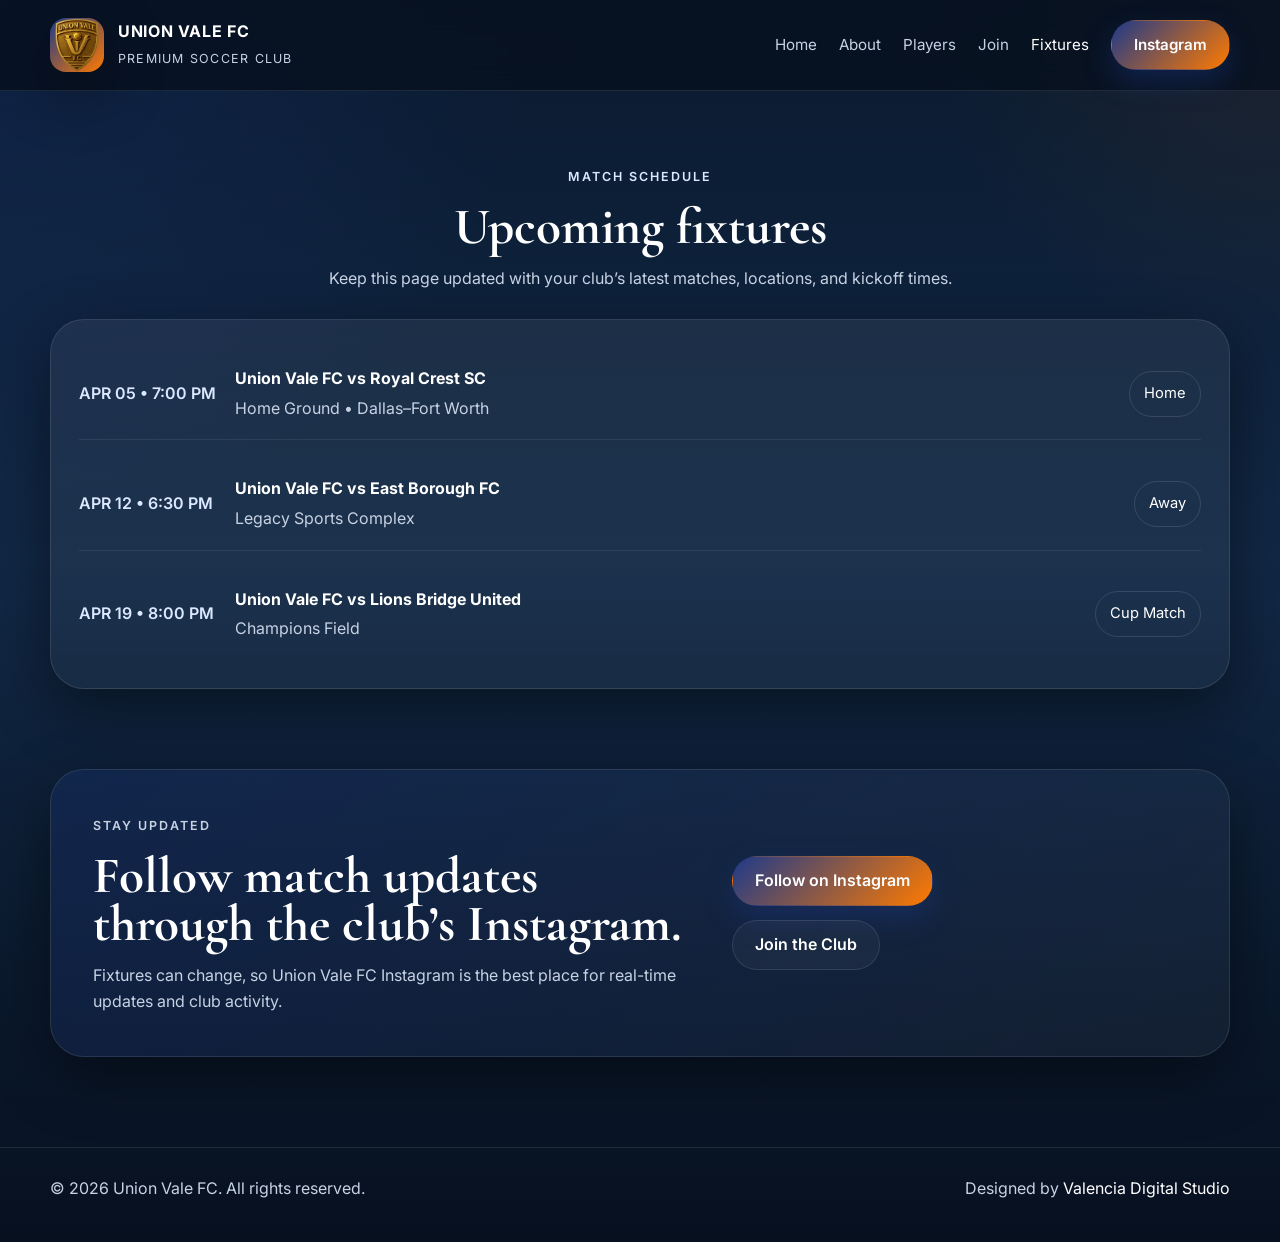
<file: fixtures.html>
<!DOCTYPE html>
<html lang="en">
<head>
  <meta charset="UTF-8" />
  <meta name="viewport" content="width=device-width, initial-scale=1.0" />
  <title>Fixtures | Union Vale FC</title>
  <meta name="description" content="Upcoming fixtures and match schedule for Union Vale FC." />

  <link rel="preconnect" href="https://fonts.googleapis.com" />
  <link rel="preconnect" href="https://fonts.gstatic.com" crossorigin />
  <link
    href="https://fonts.googleapis.com/css2?family=Cormorant+Garamond:wght@500;600;700&family=Inter:wght@300;400;500;600;700&display=swap"
    rel="stylesheet"
  />

  <link rel="stylesheet" href="style.css" />
</head>
<body>
  <header class="site-header">
    <div class="container nav">
      <a href="index.html" class="brand">
        <div class="crest">
          <img src="assets/logo.png" alt="Union Vale FC logo" />
        </div>
        <div class="brand-text">
          <span>Union Vale FC</span>
          <small>Premium Soccer Club</small>
        </div>
      </a>

      <button
        class="menu-toggle"
        id="menuToggle"
        aria-label="Open menu"
        aria-expanded="false"
        aria-controls="mobileMenu"
      >
        <span></span>
        <span></span>
        <span></span>
      </button>

      <nav class="nav-links" id="mobileMenu">
        <a href="index.html">Home</a>
        <a href="about.html">About</a>
        <a href="players.html">Players</a>
        <a href="join.html">Join</a>
        <a href="fixtures.html" class="active">Fixtures</a>
        <a
          href="https://www.instagram.com/union_vale_fc?igsh=MWFoOGcxbzI4MnBzMg%3D%3D"
          target="_blank"
          rel="noopener"
          class="btn btn-primary"
        >
          Instagram
        </a>
      </nav>
    </div>
  </header>

  <main>
    <section class="quick-links-section" style="padding-top: 72px;">
      <div class="container">
        <div class="section-head center">
          <p class="eyebrow">Match Schedule</p>
          <h2>Upcoming fixtures</h2>
          <p class="section-text">
            Keep this page updated with your club’s latest matches, locations, and kickoff times.
          </p>
        </div>

        <div class="glass-card fixtures-card">
          <div class="fixtures-list">
            <div class="fixture-row">
              <div class="fixture-date">APR 05 • 7:00 PM</div>
              <div class="fixture-match">
                <strong>Union Vale FC vs Royal Crest SC</strong>
                <div class="fixture-location">Home Ground • Dallas–Fort Worth</div>
              </div>
              <div class="fixture-type">Home</div>
            </div>

            <div class="fixture-row">
              <div class="fixture-date">APR 12 • 6:30 PM</div>
              <div class="fixture-match">
                <strong>Union Vale FC vs East Borough FC</strong>
                <div class="fixture-location">Legacy Sports Complex</div>
              </div>
              <div class="fixture-type">Away</div>
            </div>

            <div class="fixture-row">
              <div class="fixture-date">APR 19 • 8:00 PM</div>
              <div class="fixture-match">
                <strong>Union Vale FC vs Lions Bridge United</strong>
                <div class="fixture-location">Champions Field</div>
              </div>
              <div class="fixture-type">Cup Match</div>
            </div>
          </div>
        </div>
      </div>
    </section>

    <section class="home-cta">
      <div class="container">
        <div class="cta-box">
          <div>
            <p class="eyebrow">Stay Updated</p>
            <h2>Follow match updates through the club’s Instagram.</h2>
            <p>
              Fixtures can change, so Union Vale FC Instagram is the best place for real-time updates and club activity.
            </p>
          </div>

          <div class="cta-actions">
            <a
              href="https://www.instagram.com/union_vale_fc?igsh=MWFoOGcxbzI4MnBzMg%3D%3D"
              target="_blank"
              rel="noopener"
              class="btn btn-primary"
            >
              Follow on Instagram
            </a>
            <a href="join.html" class="btn btn-secondary">Join the Club</a>
          </div>
        </div>
      </div>
    </section>
  </main>

  <footer class="site-footer">
    <div class="container footer-row">
      <p>© 2026 Union Vale FC. All rights reserved.</p>
      <p>
        Designed by
        <a
          href="https://www.instagram.com/valenciadigitalstudio?igsh=MWRkOGlpdWNxNnF4ZQ%3D%3D&utm_source=qr"
          target="_blank"
          rel="noopener"
        >
          Valencia Digital Studio
        </a>
      </p>
    </div>
  </footer>

  <script>
    const menuToggle = document.getElementById("menuToggle");
    const mobileMenu = document.getElementById("mobileMenu");

    if (menuToggle && mobileMenu) {
      menuToggle.addEventListener("click", () => {
        mobileMenu.classList.toggle("show");
        const expanded = menuToggle.getAttribute("aria-expanded") === "true";
        menuToggle.setAttribute("aria-expanded", String(!expanded));
      });
    }
  </script>
</body>
</html>
</file>
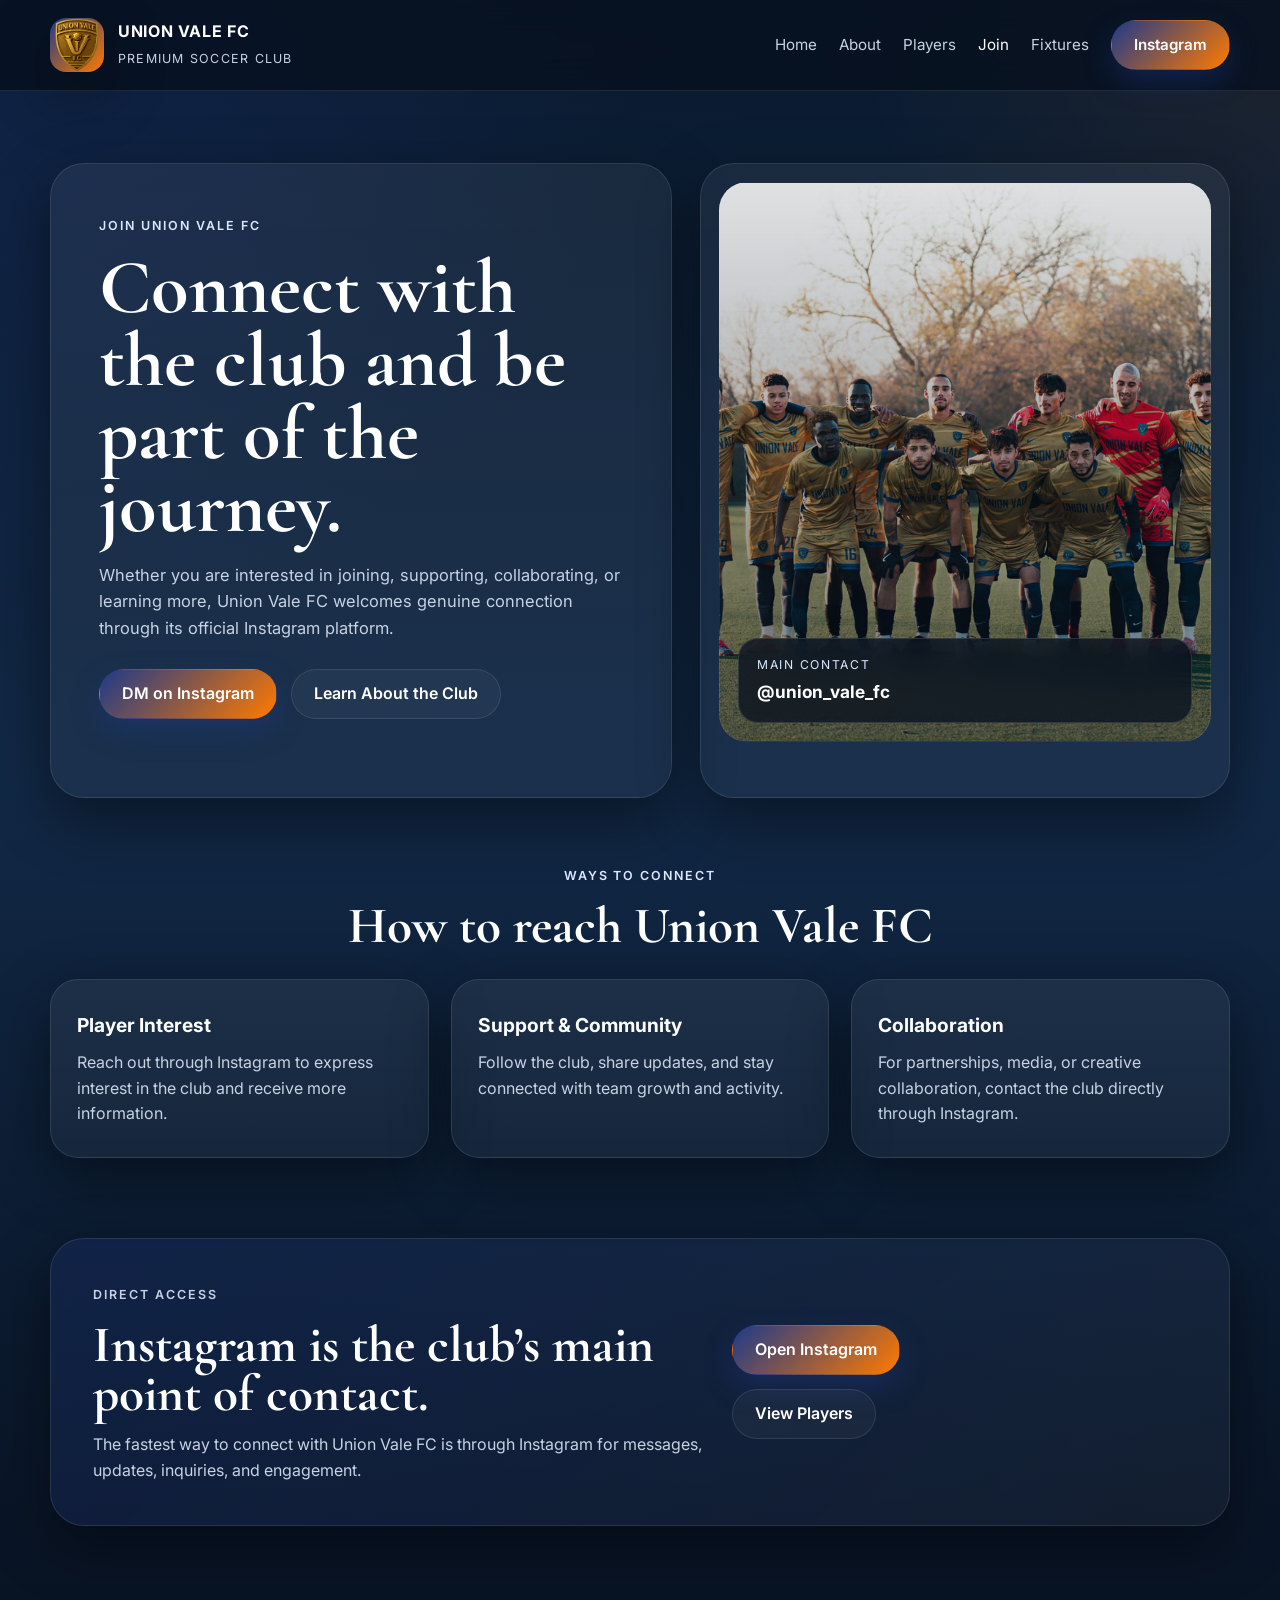
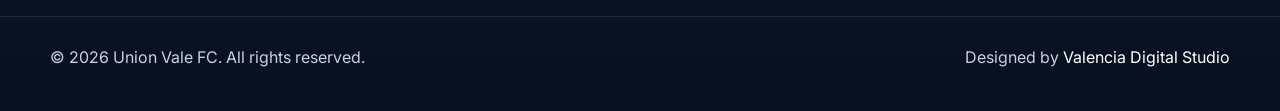
<file: join.html>
<!DOCTYPE html>
<html lang="en">
<head>
  <meta charset="UTF-8" />
  <meta name="viewport" content="width=device-width, initial-scale=1.0" />
  <title>Join | Union Vale FC</title>
  <meta name="description" content="Join Union Vale FC and connect with the club through Instagram." />

  <link rel="preconnect" href="https://fonts.googleapis.com" />
  <link rel="preconnect" href="https://fonts.gstatic.com" crossorigin />
  <link
    href="https://fonts.googleapis.com/css2?family=Cormorant+Garamond:wght@500;600;700&family=Inter:wght@300;400;500;600;700&display=swap"
    rel="stylesheet"
  />

  <link rel="stylesheet" href="style.css" />
</head>
<body>
  <header class="site-header">
    <div class="container nav">
      <a href="index.html" class="brand">
        <div class="crest">
          <img src="assets/logo.png" alt="Union Vale FC logo" />
        </div>
        <div class="brand-text">
          <span>Union Vale FC</span>
          <small>Premium Soccer Club</small>
        </div>
      </a>

      <button
        class="menu-toggle"
        id="menuToggle"
        aria-label="Open menu"
        aria-expanded="false"
        aria-controls="mobileMenu"
      >
        <span></span>
        <span></span>
        <span></span>
      </button>

      <nav class="nav-links" id="mobileMenu">
        <a href="index.html">Home</a>
        <a href="about.html">About</a>
        <a href="players.html">Players</a>
        <a href="join.html" class="active">Join</a>
        <a href="fixtures.html">Fixtures</a>
        <a
          href="https://www.instagram.com/union_vale_fc?igsh=MWFoOGcxbzI4MnBzMg%3D%3D"
          target="_blank"
          rel="noopener"
          class="btn btn-primary"
        >
          Instagram
        </a>
      </nav>
    </div>
  </header>

  <main>
    <section class="hero" style="padding-bottom: 40px;">
      <div class="container hero-grid">
        <div class="hero-copy glass-card">
          <p class="eyebrow">Join Union Vale FC</p>
          <h1>Connect with the club and be part of the journey.</h1>
          <p class="hero-text">
            Whether you are interested in joining, supporting, collaborating, or learning more,
            Union Vale FC welcomes genuine connection through its official Instagram platform.
          </p>

          <div class="hero-actions">
            <a
              href="https://www.instagram.com/union_vale_fc?igsh=MWFoOGcxbzI4MnBzMg%3D%3D"
              target="_blank"
              rel="noopener"
              class="btn btn-primary"
            >
              DM on Instagram
            </a>
            <a href="about.html" class="btn btn-secondary">Learn About the Club</a>
          </div>
        </div>

        <div class="hero-visual glass-card">
          <div class="hero-image">
            <div class="hero-overlay">
              <p>Main Contact</p>
              <strong>@union_vale_fc</strong>
            </div>
          </div>
        </div>
      </div>
    </section>

    <section class="quick-links-section">
      <div class="container">
        <div class="section-head center">
          <p class="eyebrow">Ways to Connect</p>
          <h2>How to reach Union Vale FC</h2>
        </div>

        <div class="quick-links-grid">
          <div class="quick-card">
            <h3>Player Interest</h3>
            <p>
              Reach out through Instagram to express interest in the club and receive more information.
            </p>
          </div>

          <div class="quick-card">
            <h3>Support & Community</h3>
            <p>
              Follow the club, share updates, and stay connected with team growth and activity.
            </p>
          </div>

          <div class="quick-card">
            <h3>Collaboration</h3>
            <p>
              For partnerships, media, or creative collaboration, contact the club directly through Instagram.
            </p>
          </div>
        </div>
      </div>
    </section>

    <section class="home-cta">
      <div class="container">
        <div class="cta-box">
          <div>
            <p class="eyebrow">Direct Access</p>
            <h2>Instagram is the club’s main point of contact.</h2>
            <p>
              The fastest way to connect with Union Vale FC is through Instagram for messages, updates, inquiries, and engagement.
            </p>
          </div>

          <div class="cta-actions">
            <a
              href="https://www.instagram.com/union_vale_fc?igsh=MWFoOGcxbzI4MnBzMg%3D%3D"
              target="_blank"
              rel="noopener"
              class="btn btn-primary"
            >
              Open Instagram
            </a>
            <a href="players.html" class="btn btn-secondary">View Players</a>
          </div>
        </div>
      </div>
    </section>
  </main>

  <footer class="site-footer">
    <div class="container footer-row">
      <p>© 2026 Union Vale FC. All rights reserved.</p>
      <p>
        Designed by
        <a
          href="https://www.instagram.com/valenciadigitalstudio?igsh=MWRkOGlpdWNxNnF4ZQ%3D%3D&utm_source=qr"
          target="_blank"
          rel="noopener"
        >
          Valencia Digital Studio
        </a>
      </p>
    </div>
  </footer>

  <script>
    const menuToggle = document.getElementById("menuToggle");
    const mobileMenu = document.getElementById("mobileMenu");

    if (menuToggle && mobileMenu) {
      menuToggle.addEventListener("click", () => {
        mobileMenu.classList.toggle("show");
        const expanded = menuToggle.getAttribute("aria-expanded") === "true";
        menuToggle.setAttribute("aria-expanded", String(!expanded));
      });
    }
  </script>
</body>
</html>
</file>
<file: style.css>
:root {
  --bg: #0a1a2f;
  --bg-soft: #112845;
  --bg-deep: #07101f;

  --primary: #1e3a8a;
  --secondary: #ff7a00;
  --accent: #6c2bd9;

  --text: #ffffff;
  --muted: #c7d2e3;
  --line: rgba(255, 255, 255, 0.10);

  --card-bg: rgba(255, 255, 255, 0.04);
  --card-bg-2: rgba(255, 255, 255, 0.06);

  --shadow: 0 20px 60px rgba(0, 0, 0, 0.45);
  --radius: 28px;
  --max-width: 1180px;
}

* {
  margin: 0;
  padding: 0;
  box-sizing: border-box;
}

html {
  scroll-behavior: smooth;
}

body {
  font-family: "Inter", sans-serif;
  color: var(--text);
  background:
    radial-gradient(circle at top left, rgba(30, 58, 138, 0.24), transparent 30%),
    radial-gradient(circle at top right, rgba(255, 122, 0, 0.08), transparent 20%),
    linear-gradient(180deg, var(--bg) 0%, var(--bg-soft) 45%, var(--bg-deep) 100%);
  line-height: 1.6;
}

a {
  text-decoration: none;
  color: inherit;
}

img {
  max-width: 100%;
  display: block;
}

.container {
  width: min(calc(100% - 32px), var(--max-width));
  margin: 0 auto;
}

/* Header */
.site-header {
  position: sticky;
  top: 0;
  z-index: 1000;
  background: rgba(7, 16, 31, 0.82);
  backdrop-filter: blur(16px);
  border-bottom: 1px solid var(--line);
}

.nav {
  display: flex;
  align-items: center;
  justify-content: space-between;
  gap: 20px;
  padding: 18px 0;
  position: relative;
}

.brand {
  display: flex;
  align-items: center;
  gap: 14px;
  min-width: 0;
}

.crest {
  width: 54px;
  height: 54px;
  border-radius: 16px;
  overflow: hidden;
  background: linear-gradient(135deg, var(--primary), var(--secondary));
  box-shadow: var(--shadow);
  flex-shrink: 0;
}

.crest img {
  width: 100%;
  height: 100%;
  object-fit: cover;
}

.brand-text span {
  display: block;
  font-weight: 700;
  font-size: 1rem;
  letter-spacing: 0.04em;
  text-transform: uppercase;
}

.brand-text small {
  color: var(--muted);
  font-size: 0.78rem;
  letter-spacing: 0.10em;
  text-transform: uppercase;
}

.nav-links {
  display: flex;
  align-items: center;
  gap: 22px;
  flex-wrap: wrap;
}

.nav-links a {
  color: var(--muted);
  font-size: 0.95rem;
  transition: 0.25s ease;
}

.nav-links a:hover,
.nav-links a.active {
  color: var(--text);
}

/* Mobile menu button */
.menu-toggle {
  display: none;
  width: 52px;
  height: 52px;
  border-radius: 14px;
  border: 1px solid var(--line);
  background: rgba(255, 255, 255, 0.04);
  cursor: pointer;
  padding: 0;
  align-items: center;
  justify-content: center;
  flex-direction: column;
  gap: 6px;
  flex-shrink: 0;
}

.menu-toggle span {
  display: block;
  width: 22px;
  height: 2px;
  background: var(--text);
  border-radius: 999px;
  transition: 0.25s ease;
}

/* Buttons */
.btn {
  display: inline-flex;
  align-items: center;
  justify-content: center;
  min-height: 50px;
  padding: 0 22px;
  border-radius: 999px;
  font-weight: 600;
  transition: 0.25s ease;
  border: 1px solid transparent;
}

.btn:hover {
  transform: translateY(-2px);
}

.btn-primary {
  background: linear-gradient(135deg, var(--primary), var(--secondary));
  color: #fff !important;
  box-shadow: 0 12px 28px rgba(30, 58, 138, 0.40);
}

.btn-secondary {
  background: rgba(255, 255, 255, 0.04);
  color: var(--text) !important;
  border-color: var(--line);
}

/* Shared */
.glass-card {
  background: linear-gradient(180deg, var(--card-bg-2), var(--card-bg));
  border: 1px solid var(--line);
  border-radius: 34px;
  box-shadow: var(--shadow);
}

.eyebrow {
  display: inline-block;
  margin-bottom: 16px;
  color: #dbe8ff;
  text-transform: uppercase;
  letter-spacing: 0.16em;
  font-size: 0.78rem;
  font-weight: 600;
}

.section-head {
  margin-bottom: 28px;
}

.section-head.center {
  text-align: center;
}

.section-head h2,
.text-card h2,
.cta-box h2 {
  font-family: "Cormorant Garamond", serif;
  font-size: clamp(2.2rem, 4vw, 3.8rem);
  line-height: 0.95;
  margin-bottom: 14px;
}

.section-text {
  color: var(--muted);
  max-width: 680px;
  margin: 0 auto;
}

/* Hero */
.hero {
  padding: 72px 0 54px;
}

.hero-grid {
  display: grid;
  grid-template-columns: 1.08fr 0.92fr;
  gap: 28px;
  align-items: stretch;
}

.hero-copy {
  padding: 48px;
}

.hero-copy h1 {
  font-family: "Cormorant Garamond", serif;
  font-size: clamp(3rem, 6vw, 5.3rem);
  line-height: 0.95;
  margin-bottom: 18px;
}

.hero-copy h1 span {
  color: #ffffff;
}

.hero-text {
  color: var(--muted);
  max-width: 620px;
  margin-bottom: 28px;
  font-size: 1.03rem;
}

.hero-actions {
  display: flex;
  flex-wrap: wrap;
  gap: 14px;
  margin-bottom: 30px;
}

.hero-stats {
  display: grid;
  grid-template-columns: repeat(3, 1fr);
  gap: 14px;
}

.stat-box {
  background: rgba(255, 255, 255, 0.04);
  border: 1px solid rgba(255, 255, 255, 0.08);
  border-radius: 20px;
  padding: 18px;
}

.stat-box strong {
  display: block;
  margin-bottom: 4px;
  font-size: 1.08rem;
}

.stat-box span {
  color: var(--muted);
  font-size: 0.92rem;
}

.hero-visual {
  padding: 18px;
}

.hero-image {
  min-height: 560px;
  border-radius: 28px;
  overflow: hidden;
  position: relative;
  background:
    linear-gradient(rgba(7, 16, 31, 0.12), rgba(7, 16, 31, 0.54)),
    url("assets/hero-team.jpg") center/cover no-repeat;
  border: 1px solid rgba(255, 255, 255, 0.08);
}

.hero-overlay {
  position: absolute;
  left: 18px;
  right: 18px;
  bottom: 18px;
  padding: 16px 18px;
  border-radius: 20px;
  background: rgba(7, 16, 31, 0.76);
  backdrop-filter: blur(14px);
  border: 1px solid rgba(255, 255, 255, 0.12);
}

.hero-overlay p {
  color: #dbe8ff;
  font-size: 0.76rem;
  text-transform: uppercase;
  letter-spacing: 0.14em;
  margin-bottom: 4px;
}

.hero-overlay strong {
  font-size: 1.08rem;
}

/* Sections */
.quick-links-section {
  padding: 24px 0 80px;
}

.quick-links-grid {
  display: grid;
  grid-template-columns: repeat(3, 1fr);
  gap: 22px;
}

.quick-card {
  padding: 30px 26px;
  border-radius: var(--radius);
  background: linear-gradient(180deg, var(--card-bg-2), var(--card-bg));
  border: 1px solid var(--line);
  box-shadow: var(--shadow);
  transition: 0.25s ease;
}

.quick-card:hover {
  border-color: rgba(255, 255, 255, 0.18);
  box-shadow: 0 20px 60px rgba(30, 58, 138, 0.18);
  transform: translateY(-4px);
}

.quick-card h3 {
  font-size: 1.2rem;
  margin-bottom: 10px;
}

.quick-card p {
  color: var(--muted);
}

/* Split section */
.home-about {
  padding: 0 0 84px;
}

.split-grid {
  display: grid;
  grid-template-columns: 1fr 1fr;
  gap: 24px;
  align-items: stretch;
}

.image-card {
  border-radius: 30px;
  overflow: hidden;
  border: 1px solid var(--line);
  box-shadow: var(--shadow);
}

.image-card img {
  width: 100%;
  height: 100%;
  min-height: 500px;
  object-fit: cover;
}

.text-card {
  padding: 38px;
}

.text-card p {
  color: var(--muted);
  margin-bottom: 18px;
}

.feature-list {
  list-style: none;
  display: grid;
  gap: 12px;
  margin-bottom: 22px;
}

.feature-list li {
  padding: 14px 16px;
  border-radius: 16px;
  background: rgba(255, 255, 255, 0.04);
  color: var(--text);
  border: 1px solid rgba(255, 255, 255, 0.06);
}

/* CTA */
.home-cta {
  padding: 0 0 90px;
}

.cta-box {
  display: grid;
  grid-template-columns: 1.15fr 0.85fr;
  gap: 24px;
  align-items: center;
  padding: 42px;
  border-radius: 34px;
  background: linear-gradient(135deg, rgba(30, 58, 138, 0.24), rgba(255, 255, 255, 0.04));
  border: 1px solid var(--line);
  box-shadow: var(--shadow);
}

.cta-box p {
  color: var(--muted);
}

.cta-actions {
  display: flex;
  flex-direction: column;
  gap: 14px;
  align-items: flex-start;
}

/* Fixtures */
.fixtures-card {
  padding: 28px;
}

.fixtures-list {
  display: grid;
  gap: 18px;
}

.fixture-row {
  display: grid;
  grid-template-columns: 140px 1fr 120px;
  gap: 16px;
  align-items: center;
  padding: 18px 0;
  border-bottom: 1px solid rgba(255, 255, 255, 0.08);
}

.fixture-row:last-child {
  border-bottom: none;
}

.fixture-date {
  color: #dbe8ff;
  font-weight: 600;
}

.fixture-match strong {
  display: block;
  margin-bottom: 4px;
}

.fixture-location {
  color: var(--muted);
}

.fixture-type {
  justify-self: end;
  padding: 10px 14px;
  border: 1px solid rgba(255, 255, 255, 0.12);
  border-radius: 999px;
  font-size: 0.92rem;
}

/* Footer */
.site-footer {
  border-top: 1px solid var(--line);
  padding: 28px 0 40px;
}

.footer-row {
  display: flex;
  align-items: center;
  justify-content: space-between;
  gap: 16px;
  flex-wrap: wrap;
}

.footer-row p {
  color: var(--muted);
}

.footer-row a {
  color: #ffffff;
}

/* Tablet */
@media (max-width: 980px) {
  .hero-grid,
  .quick-links-grid,
  .split-grid,
  .cta-box {
    grid-template-columns: 1fr;
  }

  .hero-image {
    min-height: 420px;
  }

  .image-card img {
    min-height: 380px;
  }
}

/* Mobile */
@media (max-width: 760px) {
  .nav {
    flex-direction: row;
    align-items: center;
    justify-content: space-between;
  }

  .menu-toggle {
    display: inline-flex;
  }

  .nav-links {
    display: none;
    position: absolute;
    top: calc(100% + 12px);
    right: 0;
    width: min(280px, calc(100vw - 32px));
    padding: 18px;
    border-radius: 22px;
    background: rgba(7, 16, 31, 0.98);
    border: 1px solid var(--line);
    box-shadow: var(--shadow);
    flex-direction: column;
    align-items: stretch;
    gap: 12px;
    z-index: 1001;
  }

  .nav-links.show {
    display: flex;
  }

  .nav-links a {
    width: 100%;
    padding: 10px 4px;
  }

  .nav-links .btn {
    width: 100%;
    margin-top: 4px;
  }

  .brand {
    max-width: calc(100% - 70px);
  }

  .brand-text span {
    font-size: 0.92rem;
  }

  .brand-text small {
    font-size: 0.7rem;
  }

  .hero {
    padding: 48px 0 40px;
  }

  .hero-copy {
    padding: 30px 24px;
  }

  .text-card,
  .cta-box,
  .fixtures-card {
    padding: 28px 22px;
  }

  .hero-stats,
  .quick-links-grid,
  .split-grid {
    grid-template-columns: 1fr;
  }

  .hero-copy h1 {
    font-size: clamp(2.6rem, 9vw, 4rem);
  }

  .hero-actions,
  .cta-actions {
    width: 100%;
  }

  .hero-actions .btn,
  .cta-actions .btn {
    width: 100%;
  }

  .image-card img {
    min-height: 300px;
  }

  .fixture-row {
    grid-template-columns: 1fr;
    gap: 8px;
    padding: 16px 0;
  }

  .fixture-date {
    font-size: 14px;
  }

  .fixture-match strong {
    font-size: 15px;
  }

  .fixture-location {
    font-size: 13px;
  }

  .fixture-type {
    justify-self: flex-start;
    margin-top: 8px;
    font-size: 12px;
  }
}
</file>
